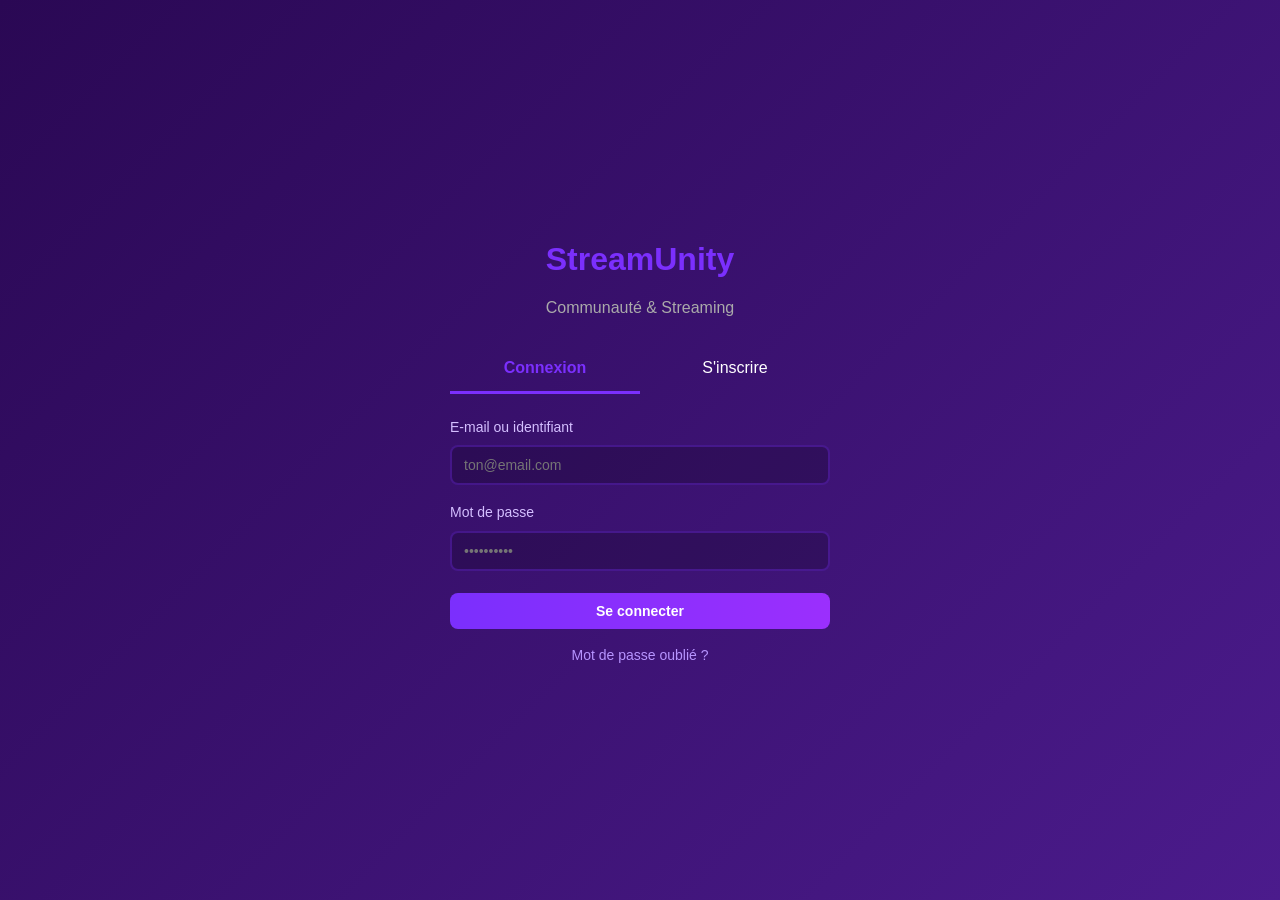
<file: index.html>
<!DOCTYPE html>
<html>
<head>
    <meta charset="UTF-8">
    <title>StreamUnity - Connexion</title>
    <link rel="stylesheet" href="style.css">
    <style>
        body {
            display: flex;
            justify-content: center;
            align-items: center;
        }
        .boite { width: 380px; }
        .onglets { display: flex; margin-bottom: 20px; }
        .onglet {
            flex: 1; padding: 10px; text-align: center;
            cursor: pointer; border-bottom: 3px solid transparent;
        }
        .onglet.actif {
            border-bottom: 3px solid #7b2ffd;
            color: #7b2ffd; font-weight: bold;
        }
        .cache { display: none; }
        .avertissement {
            background: rgba(123,47,253,0.15);
            padding: 12px; border-radius: 8px;
            margin: 15px 0; font-size: 14px;
        }
    </style>
</head>
<body>

<div class="boite">
    <h1 style="text-align:center; color:#7b2ffd; margin-bottom:10px;">StreamUnity</h1>
    <p style="text-align:center; color:#aaa; margin-bottom:25px;">Communauté & Streaming</p>

    <div class="onglets">
        <div class="onglet actif" onclick="voirConnexion()">Connexion</div>
        <div class="onglet" onclick="voirInscription()">S'inscrire</div>
    </div>

    <div id="form-connexion">
        <label>E-mail ou identifiant</label>
        <input type="text" id="email" placeholder="ton@email.com">

        <label>Mot de passe</label>
        <input type="password" id="mdp" placeholder="••••••••••">

        <button class="bouton" style="width:100%; margin-top:8px;" onclick="seConnecter()">Se connecter</button>
        <p style="text-align:center; margin-top:15px; font-size:14px; color:#aaa;">
            <a href="#">Mot de passe oublié ?</a>
        </p>
    </div>

    <div id="form-inscription" class="cache">
        <label>Choisis un identifiant</label>
        <input type="text" id="pseudo" placeholder="Ton pseudo">

        <label>E-mail</label>
        <input type="email" id="email-insc" placeholder="ton@email.com">

        <label>Mot de passe (10 caractères minimum)</label>
        <input type="password" id="mdp-insc" placeholder="Au moins 1 majuscule + 1 chiffre">

        <label>Âge</label>
        <select id="age">
            <option value="">Choisis ton âge</option>
            <option value="-13">Moins de 13 ans — interdit</option>
            <option value="13-15">13 à 15 ans (accord parental)</option>
            <option value="15-17">15 à 17 ans (limité)</option>
            <option value="18+">18 ans et plus</option>
        </select>

        <div class="avertissement">
            ⚠️ Moins de 13 ans : inscription interdite.<br>
            13-15 ans : accord parental obligatoire.<br>
            15-17 ans : compte limité, pas de revenus sans accord.<br>
            🔒 Tes données ne seront JAMAIS revendues.
        </div>

        <label style="display:flex; gap:8px; align-items:center;">
            <input type="checkbox" id="accepte" style="width:auto;">
            J'accepte les règles et la confidentialité
        </label>

        <button class="bouton bouton-vert" style="width:100%; margin-top:12px;" onclick="creerCompte()">Créer mon compte</button>
    </div>
</div>

<script>
function voirConnexion(){
    document.getElementById('form-connexion').classList.remove('cache');
    document.getElementById('form-inscription').classList.add('cache');
    document.querySelectorAll('.onglet')[0].classList.add('actif');
    document.querySelectorAll('.onglet')[1].classList.remove('actif');
}
function voirInscription(){
    document.getElementById('form-connexion').classList.add('cache');
    document.getElementById('form-inscription').classList.remove('cache');
    document.querySelectorAll('.onglet')[0].classList.remove('actif');
    document.querySelectorAll('.onglet')[1].classListList.add('actif');
}

function verifierMotDePasse(mdp, pseudo){
    if(mdp.length < 10) return "Minimum 10 caractères";
    if(!/[A-Z]/.test(mdp)) return "Au moins une majuscule";
    if(!/[a-z]/.test(mdp)) return "Au moins une minuscule";
    if(!/[0-9]/.test(mdp)) return "Au moins un chiffre";
    if(pseudo && mdp.toLowerCase().includes(pseudo.toLowerCase().replace(/\s/g,''))) return "Ne prends pas ton pseudo en mot de passe";
    return "OK";
}

function creerCompte(){
    let pseudo = document.getElementById('pseudo').value.trim();
    let mdp = document.getElementById('mdp-insc').value;
    let age = document.getElementById('age').value;
    let accepte = document.getElementById('accepte').checked;

    let verif = verifierMotDePasse(mdp, pseudo);
    if(verif !== "OK") { alert("Mot de passe invalide : " + verif); return; }
    if(!pseudo) { alert("Indique un pseudo"); return; }
    if(!age) { alert("Indique ton âge"); return; }
    if(age === "-13") { alert("L'inscription est interdite aux moins de 13 ans."); return; }
    if(!accepte) { alert("Tu dois accepter les règles."); return; }

    localStorage.setItem('pseudo', pseudo);
    localStorage.setItem('age', age);
    alert("Compte créé ! Bienvenue sur StreamUnity 🎉");
    window.location.href = "accueil.html";
}

function seConnecter(){
    let pseudo = localStorage.getItem('pseudo');
    if(pseudo) {
        alert("Bon retour parmi nous, " + pseudo + " !");
        window.location.href = "accueil.html";
    } else {
        alert("Aucun compte trouvé. Crée-en un d'abord !");
        voirInscription();
    }
}
</script>

</body>
</html>
</file>
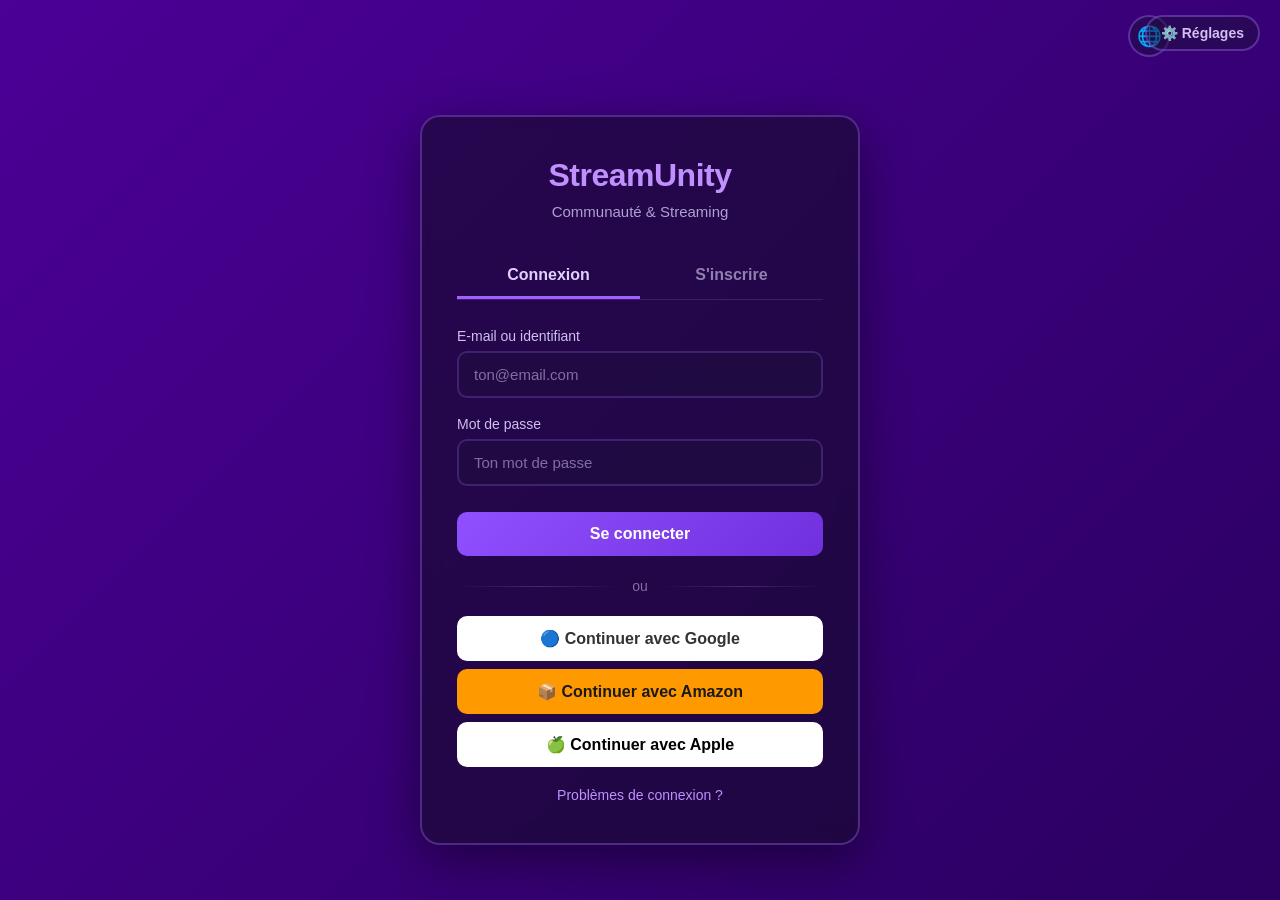
<file: connexion.html>
<!DOCTYPE html>
<html lang="fr">
<head>
    <meta charset="UTF-8">
    <meta name="viewport" content="width=device-width, initial-scale=1.0">
    <title>Connexion — StreamUnity</title>
    <style>
        /* === POLICES ET COULEURS GLOBALES === */
        * {
            margin: 0;
            padding: 0;
            box-sizing: border-box;
            font-family: 'Segoe UI', 'Roboto', 'Helvetica Neue', sans-serif;
        }

        body {
            background: linear-gradient(135deg, #4b0096, #2a0060);
            color: #ffffff;
            min-height: 100vh;
            display: flex;
            align-items: center;
            justify-content: center;
            padding: 20px;
            padding-top: 80px;
            transition: background 0.4s ease, color 0.4s ease;
        }

        /* === 🎨 TROIS THÈMES === */
        body.clair {
            background: linear-gradient(135deg, #f0efff, #dcd6ff);
            color: #2b1055;
        }
        body.sombre {
            background: linear-gradient(135deg, #18181b, #0f0f1a);
            color: #e0d6ff;
        }
        body.violet {
            background: linear-gradient(135deg, #4b0096, #2a0060);
            color: #ffffff;
        }

        /* === 🌐 BOUTON LANGUE — EN HAUT À DROITE === */
        .bouton-langue {
            position: fixed;
            top: 15px;
            right: 110px;
            z-index: 999;
        }
        .btn-terre {
            width: 42px;
            height: 42px;
            border-radius: 50%;
            border: 2px solid rgba(160, 110, 255, 0.4);
            background: rgba(30, 15, 60, 0.5);
            color: #fff;
            font-size: 20px;
            cursor: pointer;
            display: flex;
            align-items: center;
            justify-content: center;
            transition: all 0.25s ease;
        }
        .btn-terre:hover {
            border-color: #b070ff;
            background: rgba(145, 71, 255, 0.2);
            transform: scale(1.08);
        }

        /* === LISTE DES LANGUES === */
        .liste-langue {
            position: absolute;
            top: 50px;
            right: 0;
            width: 280px;
            max-height: 70vh;
            overflow-y: auto;
            background: rgba(30, 15, 60, 0.95);
            border: 2px solid rgba(160, 110, 255, 0.35);
            border-radius: 14px;
            padding: 12px;
            box-shadow: 0 10px 40px rgba(0,0,0,0.4);
            display: none;
            backdrop-filter: blur(10px);
        }
        .liste-langue.ouvert {
            display: block;
        }
        .liste-langue button {
            width: 100%;
            padding: 10px 12px;
            text-align: left;
            border: none;
            background: transparent;
            color: #d0c0f0;
            font-size: 14px;
            border-radius: 8px;
            cursor: pointer;
            transition: all 0.15s ease;
            margin-bottom: 2px;
        }
        .liste-langue button:hover {
            background: rgba(145, 71, 255, 0.2);
        }
        .liste-langue button.actif {
            background: #9050ff;
            color: white;
        }

        /* === ⚙️ BOUTON RÉGLAGES === */
        .bouton-reglages {
            position: fixed;
            top: 15px;
            right: 20px;
            z-index: 999;
        }
        .btn-reglages {
            padding: 8px 14px;
            border: 2px solid rgba(160, 110, 255, 0.4);
            background: rgba(30, 15, 60, 0.5);
            color: #d0c0f0;
            border-radius: 20px;
            cursor: pointer;
            font-size: 14px;
            font-weight: 600;
            transition: all 0.25s ease;
        }
        .btn-reglages:hover {
            border-color: #b070ff;
            background: rgba(145, 71, 255, 0.2);
        }

        /* === PANNEAU RÉGLAGES === */
        .panneau-reglages {
            position: absolute;
            top: 45px;
            right: 0;
            width: 300px;
            background: rgba(30, 15, 60, 0.95);
            border: 2px solid rgba(160, 110, 255, 0.35);
            border-radius: 14px;
            padding: 18px;
            box-shadow: 0 10px 40px rgba(0,0,0,0.4);
            display: none;
            backdrop-filter: blur(10px);
        }
        .panneau-reglages.ouvert {
            display: block;
        }
        .panneau-reglages h4 {
            color: #c090ff;
            font-size: 15px;
            margin-bottom: 12px;
            padding-bottom: 6px;
            border-bottom: 1px solid rgba(120, 80, 200, 0.3);
        }
        .ligne-param {
            margin-bottom: 14px;
        }
        .ligne-param label {
            display: block;
            color: #d0c0f0;
            font-size: 13px;
            margin-bottom: 6px;
        }
        select {
            width: 100%;
            padding: 9px 12px;
            border-radius: 8px;
            border: 2px solid rgba(110, 70, 180, 0.4);
            background: rgba(50, 25, 90, 0.5);
            color: #e0d8ff;
            font-size: 14px;
            cursor: pointer;
            outline: none;
        }
        select:focus {
            border-color: #b070ff;
        }
        .choix-theme {
            display: flex;
            gap: 6px;
            flex-wrap: wrap;
        }
        .btn-theme {
            padding: 6px 12px;
            border: 2px solid rgba(160, 110, 255, 0.4);
            background: rgba(50, 25, 90, 0.5);
            color: #d0c0f0;
            border-radius: 16px;
            cursor: pointer;
            font-size: 12px;
            font-weight: 600;
            transition: all 0.25s ease;
        }
        .btn-theme:hover {
            border-color: #b070ff;
        }
        .btn-theme.actif {
            background: #9050ff;
            border-color: #a060ff;
            color: white;
            box-shadow: 0 0 8px rgba(145, 71, 255, 0.35);
        }

        /* === CADRE PRINCIPAL === */
        .cadre {
            width: 100%;
            max-width: 440px;
            background: rgba(20, 10, 40, 0.6);
            border-radius: 20px;
            padding: 40px 35px;
            border: 2px solid rgba(160, 110, 255, 0.35);
            box-shadow: 0 15px 50px rgba(0, 0, 0, 0.45);
            backdrop-filter: blur(10px);
        }

        /* === TITRES === */
        h1 {
            text-align: center;
            font-size: 32px;
            color: #c090ff;
            margin-bottom: 6px;
            font-weight: 800;
            letter-spacing: -0.5px;
        }
        .sous-titre {
            text-align: center;
            color: #b0a0d0;
            font-size: 15px;
            margin-bottom: 30px;
            font-weight: 400;
        }

        /* === ONGLETS === */
        .onglets {
            display: flex;
            margin-bottom: 28px;
            border-bottom: 1px solid rgba(120, 80, 200, 0.3);
        }
        .onglet {
            flex: 1;
            padding: 12px;
            text-align: center;
            cursor: pointer;
            color: #9080b0;
            font-size: 16px;
            font-weight: 600;
            transition: all 0.25s ease;
        }
        .onglet:hover {
            color: #d0b0ff;
            background: rgba(145, 71, 255, 0.08);
        }
        .onglet.actif {
            color: #e0d0ff;
            border-bottom: 3px solid #a060ff;
        }

        /* === FORMULAIRE === */
        .groupe {margin-bottom: 18px;}
        label {
            display: block;
            margin-bottom: 7px;
            color: #d0c0f0;
            font-size: 14px;
            font-weight: 500;
        }
        input {
            width: 100%;
            padding: 13px 15px;
            border-radius: 10px;
            border: 2px solid rgba(110, 70, 180, 0.4);
            background: rgba(30, 15, 60, 0.5);
            color: #e0d8ff;
            font-size: 15px;
            outline: none;
            transition: all 0.25s ease;
        }
        input::placeholder { color: #8070a0; }
        input:focus {
            border-color: #b070ff;
            box-shadow: 0 0 0 3px rgba(160, 100, 255, 0.2);
        }

        /* === BOUTONS === */
        .btn {
            width: 100%;
            padding: 13px;
            border: none;
            border-radius: 10px;
            font-size: 16px;
            font-weight: 700;
            cursor: pointer;
            transition: all 0.25s ease;
            margin-top: 8px;
        }
        .btn-principal {
            background: linear-gradient(135deg, #9050ff, #7030dd);
            color: #ffffff;
        }
        .btn-principal:hover {
            background: linear-gradient(135deg, #a060ff, #8040ee);
            transform: translateY(-2px);
            box-shadow: 0 6px 20px rgba(145, 71, 255, 0.35);
        }
        .btn-google {
            background: #ffffff;
            color: #333333;
            display: flex;
            align-items: center;
            justify-content: center;
            gap: 10px;
            font-weight: 600;
        }
        .btn-google:hover {background: #f5f5ff;}
        .btn-amazon {
            background: #ff9900;
            color: #1a1a1a;
            font-weight: 700;
        }
        .btn-amazon:hover {background: #ffad33;}
        .btn-apple {
            background: #ffffff;
            color: #000000;
            font-weight: 600;
        }
        .btn-apple:hover {background: #f0f0f0;}

        /* === SÉPARATEUR & LIENS === */
        .separateur {
            display: flex; align-items: center; gap: 12px; margin: 22px 0;
            color: #8070a0; font-size: 14px;
        }
        .separateur::before, .separateur::after {
            content: ''; flex: 1; height: 1px;
            background: linear-gradient(90deg, transparent, rgba(120, 90, 180, 0.4), transparent);
        }
        .lien {
            text-align: center; margin-top: 20px; font-size: 14px;
        }
        .lien a {
            color: #c090ff; text-decoration: none; font-weight: 500;
        }
        .lien a:hover {
            color: #e0c0ff; text-decoration: underline;
        }

        h3 { color: #d0b0ff; font-size: 20px; margin-bottom: 12px; }
        p { color: #b0a0d0; font-size: 14px; line-height: 1.6; margin-bottom: 18px; }

        /* === MESSAGES === */
        .message {
            margin-top: 18px; padding: 12px; border-radius: 10px; text-align: center;
            display: none; font-size: 14px; font-weight: 500;
        }
        .succes {
            background: rgba(0, 220, 100, 0.12);
            color: #80ffb0;
            display: block !important;
        }
        .erreur {
            background: rgba(255, 70, 70, 0.12);
            color: #ff9090;
            display: block !important;
        }
        .cache {display: none !important;}
    </style>
</head>
<body class="violet">

    <!-- 🌐 BOUTON LANGUE (LA TERRE) -->
    <div class="bouton-langue">
        <button class="btn-terre" onclick="basculerListeLangue()">🌐</button>
        <div class="liste-langue" id="liste-langue">
            <button onclick="choisirLangue('fr')" data-langue="fr">🇫🇷 Français</button>
            <button onclick="choisirLangue('en')" data-langue="en">🇬🇧 Anglais</button>
            <button onclick="choisirLangue('es')" data-langue="es">🇪🇸 Espagnol</button>
            <button onclick="choisirLangue('de')" data-langue="de">🇩🇪 Allemand</button>
            <button onclick="choisirLangue('it')" data-langue="it">🇮🇹 Italien</button>
            <button onclick="choisirLangue('pt')" data-langue="pt">🇵🇹 Portugais</button>
            <button onclick="choisirLangue('pt-br')" data-langue="pt-br">🇧🇷 Portugais (Brésil)</button>
            <button onclick="choisirLangue('nl')" data-langue="nl">🇳🇱 Néerlandais</button>
            <button onclick="choisirLangue('nl-be')" data-langue="nl-be">🇧🇪 Néerlandais (Belgique)</button>
            <button onclick="choisirLangue('ru')" data-langue="ru">🇷🇺 Russe</button>
            <button onclick="choisirLangue('ja')" data-langue="ja">🇯🇵 Japonais</button>
            <button onclick="choisirLangue('zh')" data-langue="zh">🇨🇳 Chinois (simplifié)</button>
            <button onclick="choisirLangue('zh-hk')" data-langue="zh-hk">🇭🇰 Chinois (traditionnel)</button>
            <button onclick="choisirLangue('ko')" data-langue="ko">🇰🇷 Coréen</button>
            <button onclick="choisirLangue('ar')" data-langue="ar">🇸🇦 Arabe</button>
            <button onclick="choisirLangue('tr')" data-langue="tr">🇹🇷 Turc</button>
            <button onclick="choisirLangue('pl')" data-langue="pl">🇵🇱 Polonais</button>
            <button onclick="choisirLangue('sv')" data-langue="sv">🇸🇪 Suédois</button>
            <button onclick="choisirLangue('da')" data-langue="da">🇩🇰 Danois</button>
            <button onclick="choisirLangue('no')" data-langue="no">🇳🇴 Norvégien</button>
            <button onclick="choisirLangue('fi')" data-langue="fi">🇫🇮 Finnois</button>
            <button onclick="choisirLangue('hu')" data-langue="hu">🇭🇺 Hongrois</button>
            <button onclick="choisirLangue('cs')" data-langue="cs">🇨🇿 Tchèque</button>
            <button onclick="choisirLangue('sk')" data-langue="sk">🇸🇰 Slovaque</button>
            <button onclick="choisirLangue('ro')" data-langue="ro">🇷🇴 Roumain</button>
            <button onclick="choisirLangue('bg')" data-langue="bg">🇧🇬 Bulgare</button>
            <button onclick="choisirLangue('uk')" data-langue="uk">🇺🇦 Ukrainien</button>
            <button onclick="choisirLangue('el')" data-langue="el">🇬🇷 Grec</button>
            <button onclick="choisirLangue('hi')" data-langue="hi">🇭🇮 Hindi</button>
            <button onclick="choisirLangue('bn')" data-langue="bn">🇧🇩 Bengali</button>
            <button onclick="choisirLangue('vi')" data-langue="vi">🇻🇳 Vietnamien</button>
            <button onclick="choisirLangue('th')" data-langue="th">🇹🇭 Thaï</button>
            <button onclick="choisirLangue('id')" data-langue="id">🇮🇩 Indonésien</button>
            <button onclick="choisirLangue('ms')" data-langue="ms">🇲🇾 Malais</button>
            <button onclick="choisirLangue('tl')" data-langue="tl">🇵🇭 Tagalog (Philippines)</button>
            <button onclick="choisirLangue('fa')" data-langue="fa">🇮🇷 Persan</button>
            <button onclick="choisirLangue('uz')" data-langue="uz">🇺🇿 Ouzbek</button>
            <button onclick="choisirLangue('kk')" data-langue="kk">🇰🇿 Kazakh</button>
            <button onclick="choisirLangue('he')" data-langue="he">🇮🇱 Hébreu</button>
            <button onclick="choisirLangue('ta')" data-langue="ta">🇱🇰 Tamoul</button>
            <button onclick="choisirLangue('sw')" data-langue="sw">🇸🇿 Swahili</button>
            <button onclick="choisirLangue('sr')" data-langue="sr">🇷🇸 Serbe</button>
            <button onclick="choisirLangue('hr')" data-langue="hr">🇭🇷 Croate</button>
            <button onclick="choisirLangue('sl')" data-langue="sl">🇸🇮 Slovène</button>
            <button onclick="choisirLangue('lt')" data-langue="lt">🇱🇹 Lituanien</button>
        </div>
    </div>

    <!-- ⚙️ BOUTON RÉGLAGES -->
    <div class="bouton-reglages">
        <button class="btn-reglages" onclick="basculerReglages()">⚙️ Réglages</button>
        <div class="panneau-reglages" id="panneau-reglages">
            <h4>📝 Sous-titres</h4>
            <div class="ligne-param">
                <select id="choix-sous-titres" onchange="sauvegarderReglages()">
                    <option value="toujours">✅ Toujours affichés</option>
                    <option value="etrangers">🌐 Seulement en langue étrangère</option>
                    <option value="desactive">❌ Désactivés</option>
                </select>
            </div>
            <h4>🎨 Thème</h4>
            <div class="ligne-param">
                <div class="choix-theme">
                    <button class="btn-theme" data-theme="sombre" onclick="choisirTheme('sombre', this)">🌙 Sombre</button>
                    <button class="btn-theme" data-theme="clair" onclick="choisirTheme('clair', this)">☀️ Clair</button>
                    <button class="btn-theme" data-theme="violet" onclick="choisirTheme('violet', this)">💜 Violet</button>
                </div>
            </div>
        </div>
    </div>

    <!-- === CADRE CONNEXION === -->
    <div class="cadre">
        <h1>StreamUnity</h1>
        <p class="sous-titre">Communauté & Streaming</p>

        <div class="onglets">
            <div class="onglet actif" onclick="changerOnglet('connexion')">Connexion</div>
            <div class="onglet" onclick="changerOnglet('inscription')">S'inscrire</div>
        </div>

        <div id="form-connexion">
            <div class="groupe">
                <label>E-mail ou identifiant</label>
                <input type="text" id="login-identifiant" placeholder="ton@email.com">
            </div>
            <div class="groupe">
                <label>Mot de passe</label>
                <input type="password" id="login-mdp" placeholder="Ton mot de passe">
            </div>

            <button class="btn btn-principal" onclick="seConnecter()">Se connecter</button>

            <div class="separateur">ou</div>

            <button class="btn btn-google" onclick="alert('🔵 Connexion avec Google en cours...')">🔵 Continuer avec Google</button>
            <button class="btn btn-amazon" onclick="alert('📦 Connexion avec Amazon en cours...')">📦 Continuer avec Amazon</button>
            <button class="btn btn-apple" onclick="alert('🍏 Connexion avec Apple en cours...')">🍏 Continuer avec Apple</button>

            <div class="lien">
                <a href="#" onclick="afficherMdpOublie(); return false;">Problèmes de connexion ?</a>
            </div>
        </div>

        <div id="form-mdp-oublie" class="cache">
            <h3>Mot de passe oublié ?</h3>
            <p>Réinitialise ton mot de passe en choisissant une méthode :</p>
            <div class="groupe">
                <label>📧 Par e-mail</label>
                <input type="email" id="recup-email" placeholder="ton@email.com">
                <button class="btn btn-principal" onclick="envoyerEmail()">Envoyer le lien</button>
            </div>
            <div class="separateur">ou</div>
            <div class="groupe">
                <label>📱 Par numéro de téléphone</label>
                <input type="tel" id="recup-tel" placeholder="+33 6 00 00 00 00">
                <button class="btn btn-principal" onclick="envoyerSMS()">Envoyer le code par SMS</button>
            </div>
            <div class="lien">
                <a href="#" onclick="retourConnexion(); return false;">← Retour à la connexion</a>
            </div>
        </div>

        <div id="message" class="message"></div>
    </div>

<script>
// === 🌐 OUVRIR/FERMER LA LISTE DES LANGUES ===
function basculerListeLangue() {
    document.getElementById('liste-langue').classList.toggle('ouvert');
}

// === 🌐 CHOISIR LA LANGUE (PAGE DE CONNEXION SEULEMENT) ===
function choisirLangue(code, element) {
    localStorage.setItem('langueConnexion', code);
    document.querySelectorAll('.liste-langue button').forEach(b => b.classList.remove('actif'));
    event.currentTarget.classList.add('actif');
    basculerListeLangue();
    afficherMessage('✅ Langue changée pour cette page !', 'succes');
}

// === ⚙️ OUVRIR/FERMER RÉGLAGES ===
function basculerReglages() {
    document.getElementById('panneau-reglages').classList.toggle('ouvert');
}

// === 🎨 CHOISIR LE THÈME ===
function choisirTheme(nomTheme, element) {
    localStorage.setItem('themeChoisi', nomTheme);
    document.querySelectorAll('.btn-theme').forEach(t => t.classList.remove('actif'));
    element.classList.add('actif');
    appliquerTheme(nomTheme);
}
function appliquerTheme(nom) {
    document.body.className = nom;
}

// === 📝 SAUVEGARDER RÉGLAGES ===
function sauvegarderReglages() {
    const sousTitres = document.getElementById('choix-sous-titres').value;
    localStorage.setItem('sousTitres', sousTitres);
    afficherMessage('✅ Réglages sauvegardés !', 'succes');
}

// === CHARGER LES CHOIX SAUVEGARDÉS ===
function chargerChoix() {
    // Langue
    if (localStorage.getItem('langueConnexion')) {
        const code = localStorage.getItem('langueConnexion');
        document.querySelectorAll('.liste-langue button').forEach(b => {
            if (b.dataset.langue === code) b.classList.add('actif');
        });
    }
    // Thème
    if (localStorage.getItem('themeChoisi')) {
        const theme = localStorage.getItem('themeChoisi');
        appliquerTheme(theme);
        document.querySelectorAll('.btn-theme').forEach(el => {
            if (el.dataset.theme === theme) el.classList.add('actif');
        });
    }
    // Sous-titres
    if (localStorage.getItem('sousTitres')) {
        document.getElementById('choix-sous-titres').value = localStorage.getItem('sousTitres');
    }
}

// === GESTION CONNEXION ===
function changerOnglet(nom) {
    document.querySelectorAll('.onglet').forEach(o => o.classList.remove('actif'));
    event.currentTarget.classList.add('actif');
    if (nom === 'inscription') afficherMessage('📝 Inscription bientôt disponible !', 'succes');
    else cacherMessage();
}
function afficherMdpOublie() {
    document.getElementById('form-connexion').classList.add('cache');
    document.getElementById('form-mdp-oublie').classList.remove('cache');
}
function retourConnexion() {
    document.getElementById('form-mdp-oublie').classList.add('cache');
    document.getElementById('form-connexion').classList.remove('cache');
}
function seConnecter() {
    const identifiant = document.getElementById('login-identifiant').value;
    const mdp = document.getElementById('login-mdp').value;
    if (!identifiant || !mdp) return afficherMessage('⚠️ Remplis tous les champs !', 'erreur');
    localStorage.setItem('utilisateurConnecte', identifiant);
    afficherMessage('✅ Connexion réussie ! Redirection...', 'succes');
    setTimeout(() => window.location.href = 'accueil.html', 2000);
}
function envoyerEmail() {
    const email = document.getElementById('recup-email').value;
    if (!email) return afficherMessage('⚠️ Saisis ton adresse e-mail !', 'erreur');
    afficherMessage('✅ Lien envoyé par e-mail !', 'succes');
}
function envoyerSMS() {
    const tel = document.getElementById('recup-tel').value;
    if (!tel) return afficherMessage('⚠️ Saisis ton numéro !', 'erreur');
    afficherMessage('✅ Code envoyé par SMS !', 'succes');
}
function afficherMessage(texte, type) {
    const msg = document.getElementById('message');
    msg.textContent = texte;
    msg.className = 'message ' + type;
    setTimeout(cacherMessage, 4000);
}
function cacherMessage() {
    document.getElementById('message').className = 'message';
}

// === AU CHARGEMENT ===
window.onload = function() {
    chargerChoix();
}
</script>

</body>
</html>
</file>
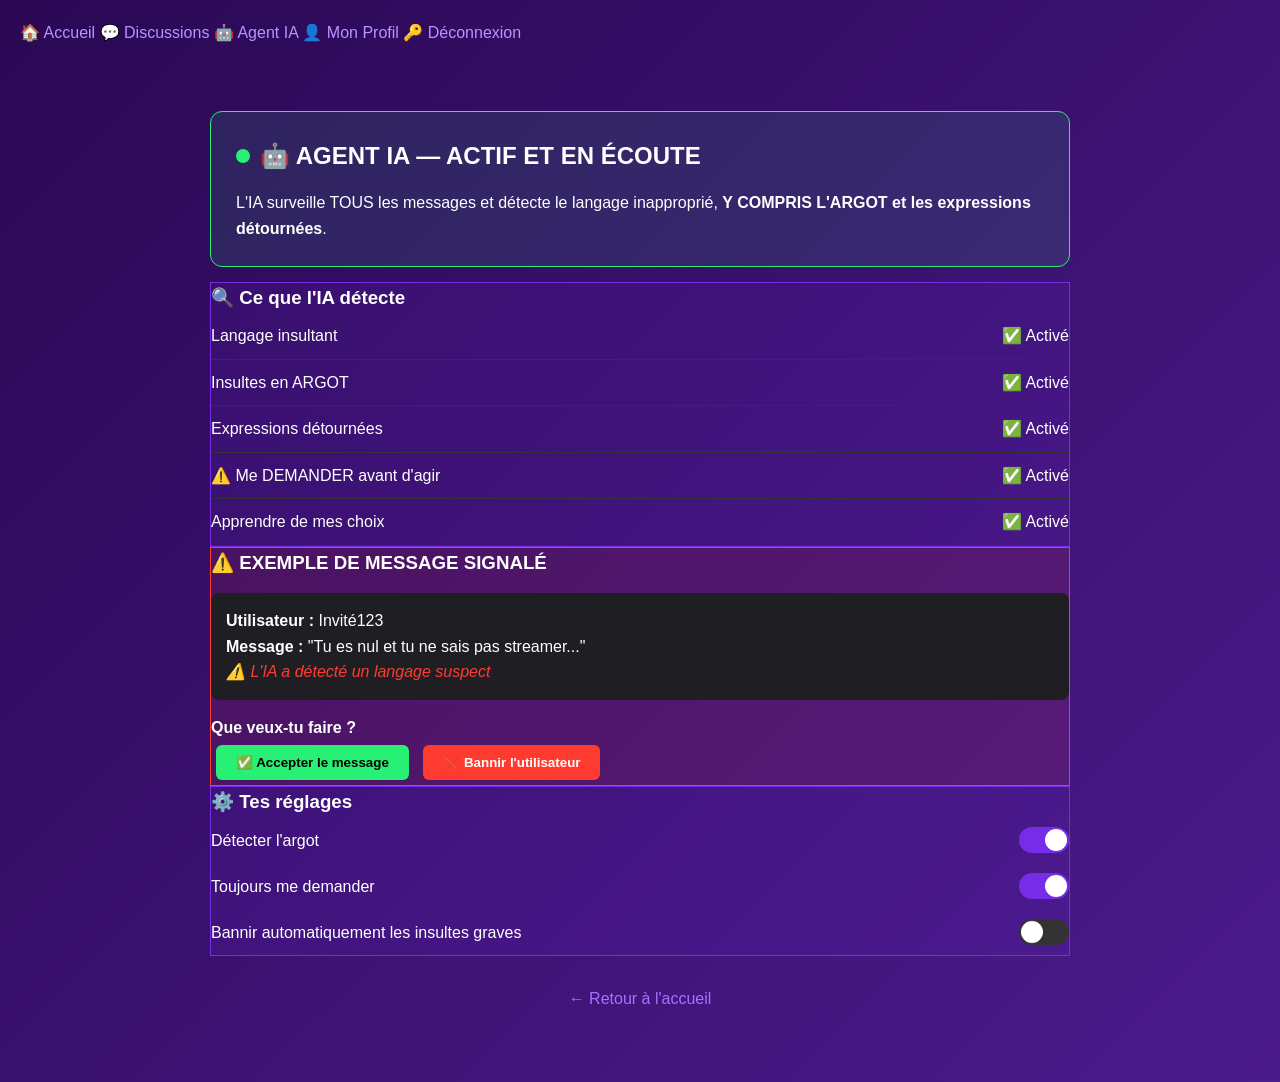
<file: ia-moderation.html>
<!DOCTYPE html>
<html>
<head>
    <meta charset="UTF-8">
    <title>StreamUnity - Agent IA de Modération</title>
    <link rel="stylesheet" href="style.css">
    <style>
        .conteneur {max-width: 900px; margin: 30px auto; padding: 20px;}
        .carte {background: rgba(40,240,116,0.1); padding:25px; border-radius:12px; border:1px solid #28f074; margin:15px 0;}
        .carte-danger {background: rgba(255,59,48,0.1); border:1px solid #ff3b30;}
        .carte-violette {background: rgba(119,44,232,0.1); border:1px solid #772ce8;}
        .statut {display:flex; align-items:center; gap:10px; margin-bottom:15px;}
        .rond-vert {width:14px; height:14px; border-radius:50%; background:#28f074; animation:clignote 1s infinite;}
        @keyframes clignote {0%{opacity:1;}50%{opacity:0.3;}100%{opacity:1;}}
        .message-signale {background:#1f1f23; padding:15px; border-radius:8px; margin:15px 0;}
        .bouton-accepter {background:#28f074; color:#000; border:none; padding:10px 20px; border-radius:6px; font-weight:bold; cursor:pointer; margin:5px;}
        .bouton-bannir {background:#ff3b30; color:white; border:none; padding:10px 20px; border-radius:6px; font-weight:bold; cursor:pointer; margin:5px;}
        .ligne {display:flex; justify-content:space-between; padding:10px 0; border-bottom:1px solid #333;}
        .interrupteur {width:50px; height:26px; background:#333; border-radius:13px; position:relative; cursor:pointer;}
        .interrupteur.actif {background:#772ce8;}
        .rond {position:absolute; width:22px; height:22px; background:white; border-radius:50%; top:2px; left:2px; transition:0.3s;}
        .interrupteur.actif .rond {left:26px;}
    </style>
</head>
<body>
    <nav class="nav-bar">
        <a href="accueil.html">🏠 Accueil</a>
        <a href="salon.html">💬 Discussions</a>
        <a href="ia-moderation.html" class="actif">🤖 Agent IA</a>
        <a href="profil.html">👤 Mon Profil</a>
        <a href="#" onclick="deconnexion()" style="margin-left:auto;">🔑 Déconnexion</a>
    </nav>

    <div class="conteneur">
        <div class="carte">
            <div class="statut">
                <div class="rond-vert"></div>
                <h2>🤖 AGENT IA — ACTIF ET EN ÉCOUTE</h2>
            </div>
            <p>L'IA surveille TOUS les messages et détecte le langage inapproprié, <strong>Y COMPRIS L'ARGOT et les expressions détournées</strong>.</p>
        </div>

        <div class="carte-violette">
            <h3>🔍 Ce que l'IA détecte</h3>
            <div class="ligne"><span>Langage insultant</span><span>✅ Activé</span></div>
            <div class="ligne"><span>Insultes en ARGOT</span><span>✅ Activé</span></div>
            <div class="ligne"><span>Expressions détournées</span><span>✅ Activé</span></div>
            <div class="ligne"><span>⚠️ Me DEMANDER avant d'agir</span><span>✅ Activé</span></div>
            <div class="ligne"><span>Apprendre de mes choix</span><span>✅ Activé</span></div>
        </div>

        <div class="carte-danger">
            <h3>⚠️ EXEMPLE DE MESSAGE SIGNALÉ</h3>
            <div class="message-signale">
                <strong>Utilisateur :</strong> Invité123<br>
                <strong>Message :</strong> "Tu es nul et tu ne sais pas streamer..."<br>
                <em style="color:#ff3b30;">⚠️ L'IA a détecté un langage suspect</em>
            </div>
            <p><strong>Que veux-tu faire ?</strong></p>
            <button class="bouton-accepter" onclick="choix('accepter')">✅ Accepter le message</button>
            <button class="bouton-bannir" onclick="choix('bannir')">❌ Bannir l'utilisateur</button>
        </div>

        <div class="carte-violette">
            <h3>⚙️ Tes réglages</h3>
            <div style="display:flex; justify-content:space-between; align-items:center; padding:10px 0;">
                <span>Détecter l'argot</span>
                <div class="interrupteur actif" onclick="this.classList.toggle('actif')"><div class="rond"></div></div>
            </div>
            <div style="display:flex; justify-content:space-between; align-items:center; padding:10px 0;">
                <span>Toujours me demander</span>
                <div class="interrupteur actif" onclick="this.classList.toggle('actif')"><div class="rond"></div></div>
            </div>
            <div style="display:flex; justify-content:space-between; align-items:center; padding:10px 0;">
                <span>Bannir automatiquement les insultes graves</span>
                <div class="interrupteur" onclick="this.classList.toggle('actif')"><div class="rond"></div></div>
            </div>
        </div>

        <p style="text-align:center; margin-top:30px;"><a href="accueil.html" style="color:#a970ff;">← Retour à l'accueil</a></p>
    </div>

<script>
function choix(action) {
    if(action === 'accepter') alert("✅ Message accepté !\nL'IA a appris : ce message est autorisé.");
    else alert("❌ Utilisateur banni !\nL'IA a appris : ce message est interdit.");
}
function deconnexion() {
    localStorage.removeItem('pseudo');
    localStorage.removeItem('age');
    window.location.href = "connexion.html";
}
</script>
</body>
</html>
</file>
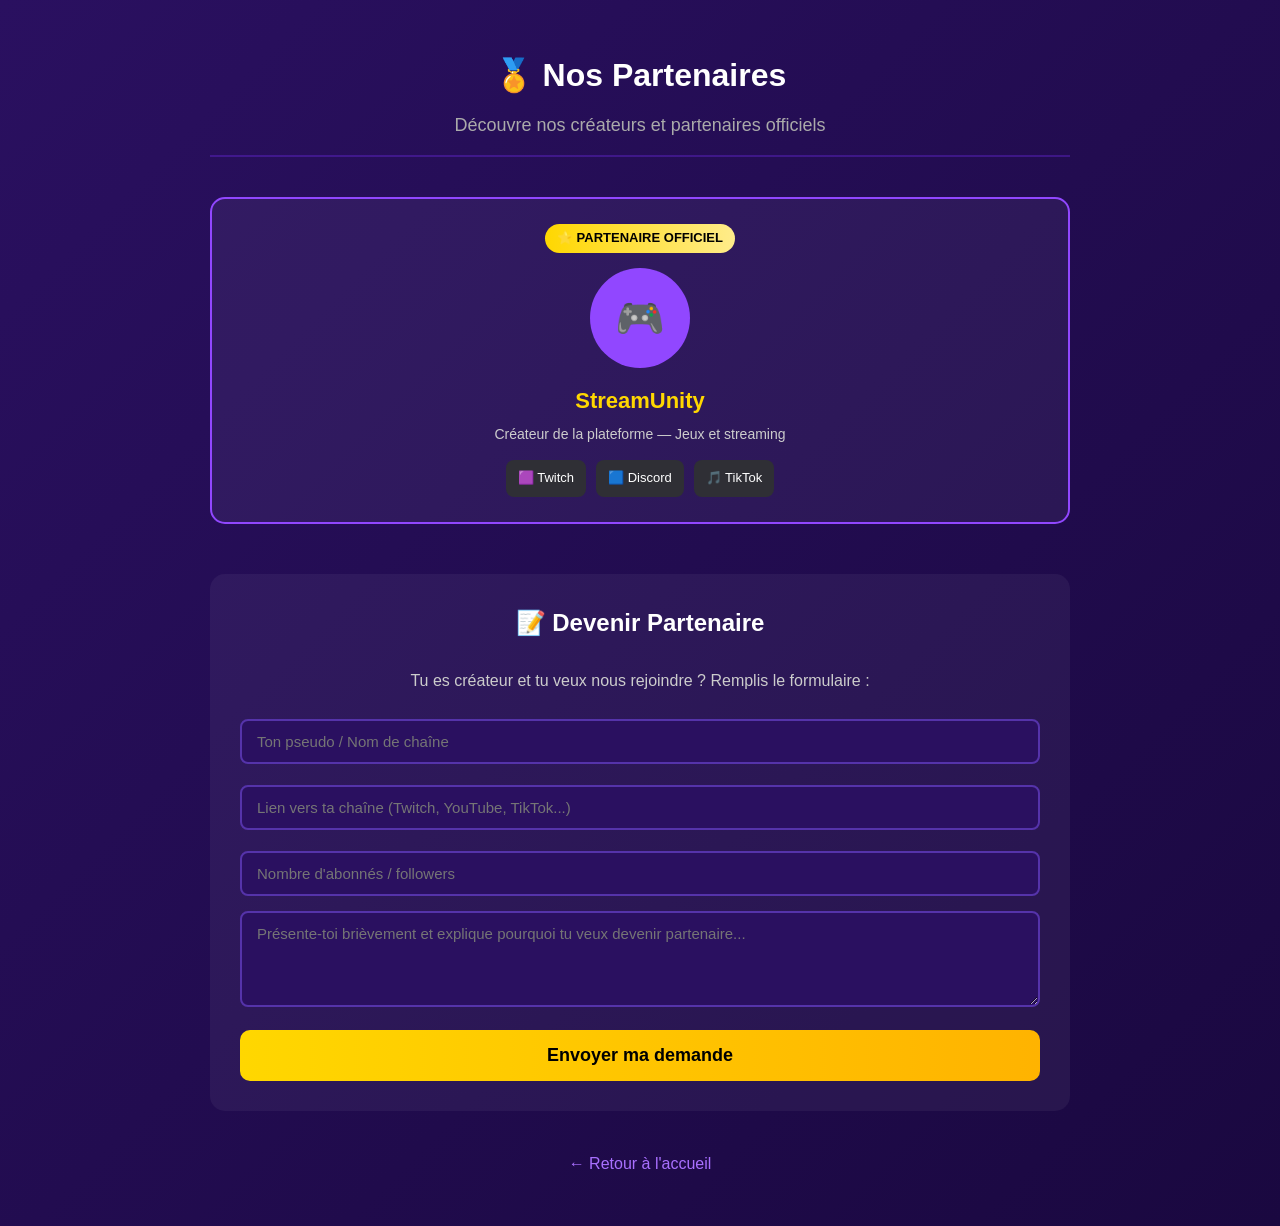
<file: partenaire.html>
<!DOCTYPE html>
<html>
<head>
    <meta charset="UTF-8">
    <title>StreamUnity - Partenaires</title>
    <link rel="stylesheet" href="style.css">
    <style>
        * {outline: none; box-sizing: border-box;}
        body {background: linear-gradient(135deg, #2a1060, #1a0840); color: white; font-family: sans-serif; margin: 0; padding: 0; min-height: 100vh;}
        .conteneur {max-width: 900px; margin: 30px auto; padding: 20px;}
        .entete {text-align: center; margin-bottom: 40px;}
        .entete h2 {font-size: 32px; margin-bottom: 10px;}
        .entete p {color: #aaa; font-size: 18px;}
        .grille-partenaires {display: grid; grid-template-columns: repeat(auto-fit, minmax(250px, 1fr)); gap: 25px; margin: 30px 0;}
        .carte-partenaire {background: rgba(255,255,255,0.05); border: 2px solid #9147ff; border-radius: 15px; padding: 25px; text-align: center; transition: all 0.3s;}
        .carte-partenaire:hover {transform: translateY(-5px); box-shadow: 0 0 20px rgba(145,71,255,0.4);}
        .badge-partenaire {display: inline-block; background: linear-gradient(90deg, #ffd700, #ffec8b); color: #000; font-weight: bold; padding: 4px 12px; border-radius: 20px; font-size: 13px; margin-bottom: 15px;}
        .avatar {width: 100px; height: 100px; border-radius: 50%; background: #9147ff; margin: 0 auto 15px; display: flex; align-items: center; justify-content: center; font-size: 40px;}
        .nom {font-size: 22px; font-weight: bold; margin-bottom: 5px; color: #ffd700;}
        .description {color: #ccc; font-size: 14px; margin-bottom: 15px;}
        .reseaux {display: flex; justify-content: center; gap: 10px; flex-wrap: wrap;}
        .btn-reseau {padding: 8px 12px; background: #2f2f35; color: white; border-radius: 8px; text-decoration: none; font-size: 13px; transition: all 0.2s;}
        .btn-reseau:hover {background: #9147ff;}
        .formulaire {background: rgba(255,255,255,0.05); border-radius: 15px; padding: 30px; margin-top: 50px;}
        .formulaire h3 {text-align: center; margin-bottom: 25px; font-size: 24px;}
        .champ {width: 100%; padding: 12px 15px; background: #2a1060; border: 2px solid #5533aa; border-radius: 8px; color: white; margin-bottom: 15px; font-size: 15px;}
        .bouton-envoyer {width: 100%; padding: 15px; background: linear-gradient(90deg, #ffd700, #ffb300); color: #000; border: none; border-radius: 10px; font-size: 18px; font-weight: bold; cursor: pointer; transition: all 0.2s;}
        .bouton-envoyer:hover {transform: scale(1.02);}
        .lien-retour {text-align: center; margin-top: 40px;}
        .lien-retour a {color: #a970ff; text-decoration: none;}
    </style>
</head>
<body>
    <div class="conteneur">
        <div class="entete">
            <h2>🏅 Nos Partenaires</h2>
            <p>Découvre nos créateurs et partenaires officiels</p>
        </div>

        <div class="grille-partenaires">
            <!-- Exemple Partenaire 1 -->
            <div class="carte-partenaire">
                <span class="badge-partenaire">⭐ PARTENAIRE OFFICIEL</span>
                <div class="avatar">🎮</div>
                <div class="nom">StreamUnity</div>
                <div class="description">Créateur de la plateforme — Jeux et streaming</div>
                <div class="reseaux">
                    <a href="#" class="btn-reseau">🟪 Twitch</a>
                    <a href="#" class="btn-reseau">🟦 Discord</a>
                    <a href="#" class="btn-reseau">🎵 TikTok</a>
                </div>
            </div>
        </div>

        <!-- FORMULAIRE DEVENIR PARTENAIRE -->
        <div class="formulaire">
            <h3>📝 Devenir Partenaire</h3>
            <p style="text-align:center; color:#ccc; margin-bottom:20px;">Tu es créateur et tu veux nous rejoindre ? Remplis le formulaire :</p>
            <input type="text" class="champ" placeholder="Ton pseudo / Nom de chaîne">
            <input type="url" class="champ" placeholder="Lien vers ta chaîne (Twitch, YouTube, TikTok...)">
            <input type="number" class="champ" placeholder="Nombre d'abonnés / followers">
            <textarea class="champ" rows="4" placeholder="Présente-toi brièvement et explique pourquoi tu veux devenir partenaire..."></textarea>
            <button class="bouton-envoyer" onclick="alert('✅ Demande envoyée ! Je te répondrai rapidement !')">Envoyer ma demande</button>
        </div>

        <div class="lien-retour">
            <a href="accueil.html">← Retour à l'accueil</a>
        </div>
    </div>
</body>
</html>
</file>
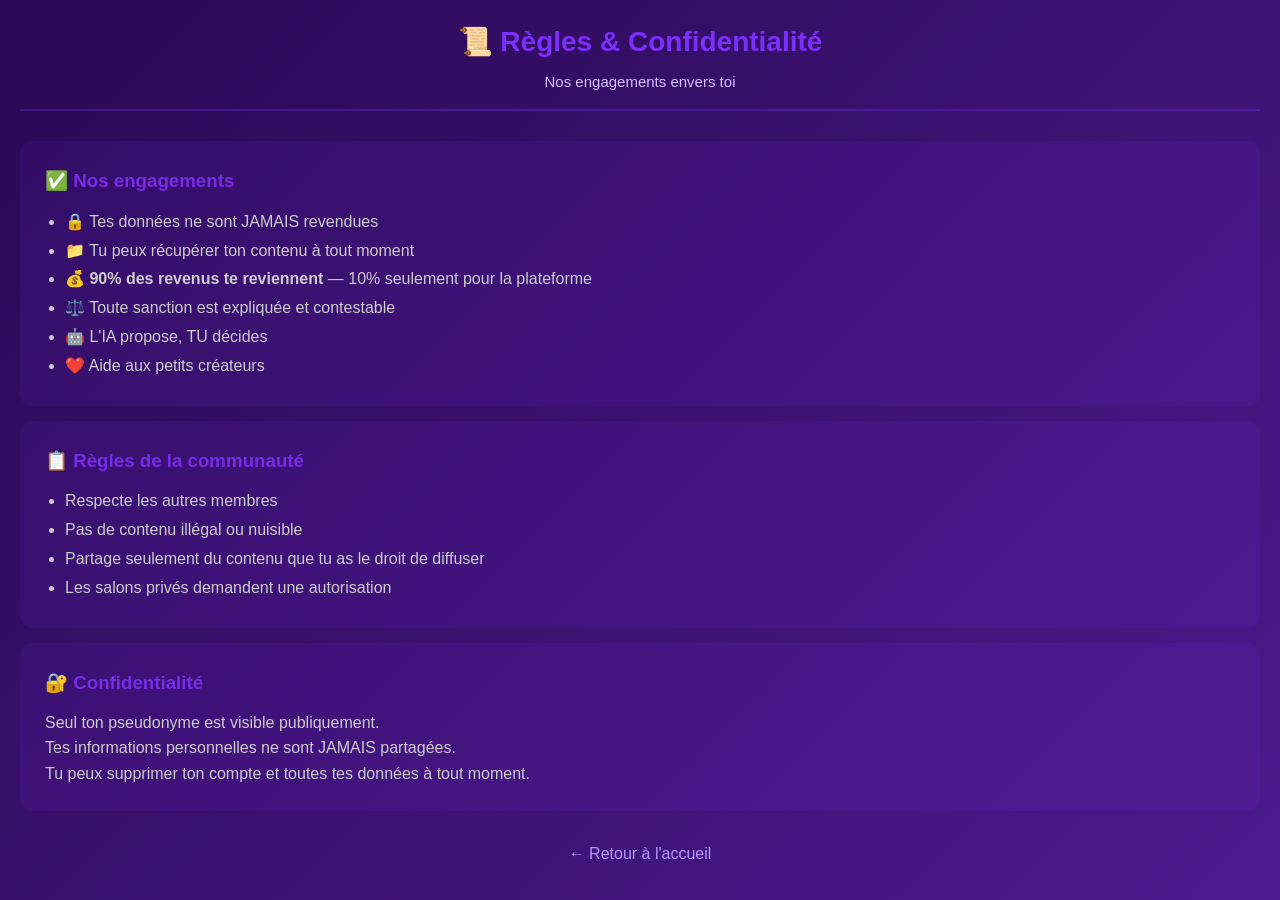
<file: regles.html>
<!DOCTYPE html>
<html>
<head>
    <meta charset="UTF-8">
    <title>StreamUnity - Règles & Confidentialité</title>
    <link rel="stylesheet" href="style.css">
    <style>
        .carte {background:rgba(119,44,232,0.1); padding:25px; border-radius:12px; margin:15px 0;}
        .carte h3 {color:#772ce8; margin-bottom:12px;}
    </style>
</head>
<body>
    <div class="entete">
        <h1>📜 Règles & Confidentialité</h1>
        <p>Nos engagements envers toi</p>
    </div>

    <div class="carte">
        <h3>✅ Nos engagements</h3>
        <ul style="margin-left:20px; color:#ccc; line-height:1.8;">
            <li>🔒 Tes données ne sont JAMAIS revendues</li>
            <li>📁 Tu peux récupérer ton contenu à tout moment</li>
            <li>💰 <strong>90% des revenus te reviennent</strong> — 10% seulement pour la plateforme</li>
            <li>⚖️ Toute sanction est expliquée et contestable</li>
            <li>🤖 L'IA propose, TU décides</li>
            <li>❤️ Aide aux petits créateurs</li>
        </ul>
    </div>

    <div class="carte">
        <h3>📋 Règles de la communauté</h3>
        <ul style="margin-left:20px; color:#ccc; line-height:1.8;">
            <li>Respecte les autres membres</li>
            <li>Pas de contenu illégal ou nuisible</li>
            <li>Partage seulement du contenu que tu as le droit de diffuser</li>
            <li>Les salons privés demandent une autorisation</li>
        </ul>
    </div>

    <div class="carte">
        <h3>🔐 Confidentialité</h3>
        <p style="color:#ccc;">
            Seul ton pseudonyme est visible publiquement.<br>
            Tes informations personnelles ne sont JAMAIS partagées.<br>
            Tu peux supprimer ton compte et toutes tes données à tout moment.
        </p>
    </div>

    <p style="text-align:center; margin-top:30px;">
        <a href="accueil.html">← Retour à l'accueil</a>
    </p>
</body>
</html>
</file>
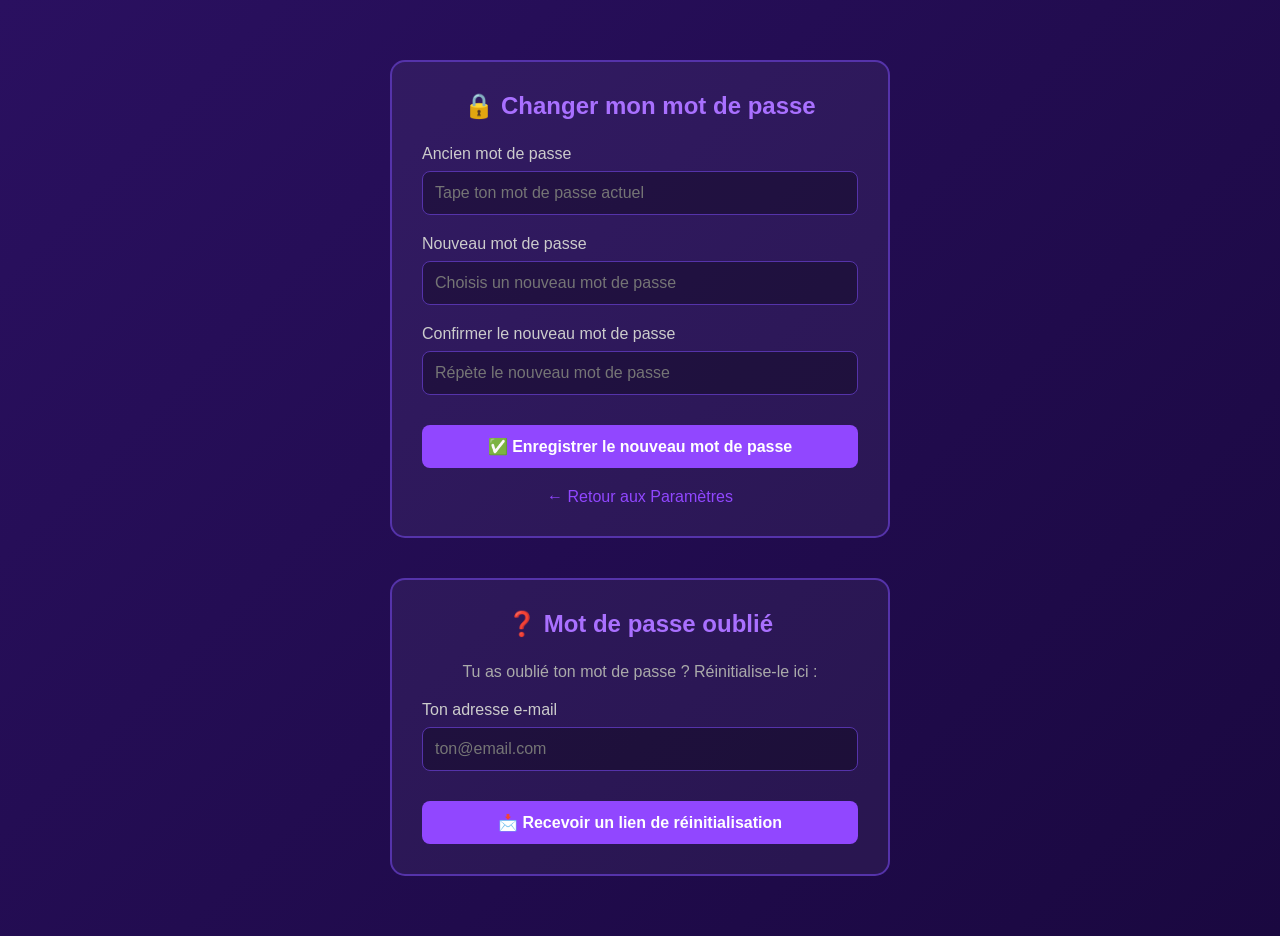
<file: securite.html>
<!DOCTYPE html>
<html lang="fr">
<head>
    <meta charset="UTF-8">
    <meta name="viewport" content="width=device-width, initial-scale=1.0">
    <title>Sécurité — StreamUnity</title>
    <style>
        * {margin: 0; padding: 0; box-sizing: border-box; font-family: sans-serif;}
        body {background: linear-gradient(135deg, #2a1060, #1a0840); color: white; min-height: 100vh; padding: 20px;}
        .conteneur {max-width: 500px; margin: 40px auto; background: rgba(255,255,255,0.05); padding: 30px; border-radius: 15px; border: 2px solid #5533aa;}
        h2 {text-align: center; margin-bottom: 25px; color: #a970ff;}
        .groupe {margin-bottom: 20px;}
        label {display: block; margin-bottom: 8px; color: #ccc;}
        input {width: 100%; padding: 12px; border-radius: 8px; border: 1px solid #5533aa; background: rgba(0,0,0,0.3); color: white; font-size: 16px;}
        button {width: 100%; padding: 12px; background: #9147ff; color: white; border: none; border-radius: 8px; font-size: 16px; font-weight: bold; cursor: pointer; transition: all 0.2s; margin-top: 10px;}
        button:hover {background: #a970ff; transform: translateY(-2px);}
        .retour {display: block; text-align: center; color: #9147ff; margin-top: 20px; text-decoration: none;}
        .message {margin-top: 15px; padding: 10px; border-radius: 8px; text-align: center; display: none;}
        .succes {background: rgba(0,200,100,0.2); color: #00ff88; display: block !important;}
        .erreur {background: rgba(255,50,50,0.2); color: #ff6666; display: block !important;}
    </style>
</head>
<body>

<div class="conteneur">
    <h2>🔒 Changer mon mot de passe</h2>

    <div class="groupe">
        <label>Ancien mot de passe</label>
        <input type="password" id="ancienMdp" placeholder="Tape ton mot de passe actuel">
    </div>

    <div class="groupe">
        <label>Nouveau mot de passe</label>
        <input type="password" id="nouveauMdp1" placeholder="Choisis un nouveau mot de passe">
    </div>

    <div class="groupe">
        <label>Confirmer le nouveau mot de passe</label>
        <input type="password" id="nouveauMdp2" placeholder="Répète le nouveau mot de passe">
    </div>

    <button onclick="changerMotDePasse()">✅ Enregistrer le nouveau mot de passe</button>

    <div id="message" class="message"></div>

    <a href="parametres.html" class="retour">← Retour aux Paramètres</a>
</div>

<div class="conteneur" style="margin-top: 30px;">
    <h2>❓ Mot de passe oublié</h2>
    <p style="color:#aaa; text-align:center; margin-bottom:20px;">Tu as oublié ton mot de passe ? Réinitialise-le ici :</p>

    <div class="groupe">
        <label>Ton adresse e-mail</label>
        <input type="email" id="emailRecup" placeholder="ton@email.com">
    </div>

    <button onclick="reinitialiserMotDePasse()">📩 Recevoir un lien de réinitialisation</button>

    <div id="messageOubli" class="message"></div>
</div>

<script>
// === MOT DE PASSE PAR DÉFAUT ===
// Au premier accès, on crée un mot de passe par défaut s'il n'y en a pas
if (!localStorage.getItem('mdpUtilisateur')) {
    localStorage.setItem('mdpUtilisateur', 'StreamUnity2026');
    localStorage.setItem('emailUtilisateur', 'mon@email.com');
}

// === CHANGER LE MOT DE PASSE ===
function changerMotDePasse() {
    const ancien = document.getElementById('ancienMdp').value;
    const nouveau1 = document.getElementById('nouveauMdp1').value;
    const nouveau2 = document.getElementById('nouveauMdp2').value;
    const message = document.getElementById('message');
    const mdpActuel = localStorage.getItem('mdpUtilisateur');

    if (ancien !== mdpActuel) {
        message.className = 'message erreur';
        message.textContent = "❌ L'ancien mot de passe est incorrect !";
        return;
    }

    if (nouveau1.length < 6) {
        message.className = 'message erreur';
        message.textContent = "❌ Le nouveau mot de passe doit faire au moins 6 caractères !";
        return;
    }

    if (nouveau1 !== nouveau2) {
        message.className = 'message erreur';
        message.textContent = "❌ Les deux nouveaux mots de passe ne correspondent pas !";
        return;
    }

    // ✅ TOUT EST BON → ON ENREGISTRE
    localStorage.setItem('mdpUtilisateur', nouveau1);
    message.className = 'message succes';
    message.textContent = "✅ Mot de passe changé avec succès !";

    // Efface les champs
    document.getElementById('ancienMdp').value = '';
    document.getElementById('nouveauMdp1').value = '';
    document.getElementById('nouveauMdp2').value = '';
}

// === MOT DE PASSE OUBLIÉ ===
function reinitialiserMotDePasse() {
    const email = document.getElementById('emailRecup').value;
    const message = document.getElementById('messageOubli');
    const emailEnregistre = localStorage.getItem('emailUtilisateur');

    if (!email) {
        message.className = 'message erreur';
        message.textContent = "❌ Saisis ton adresse e-mail !";
        return;
    }

    if (email !== emailEnregistre) {
        message.className = 'message erreur';
        message.textContent = "⚠️ Si cette adresse est la bonne, tu recevras un lien... (démonstration : l'e-mail est dans tes paramètres)";
        return;
    }

    // ✅ SIMULATION : Réinitialisation
    message.className = 'message succes';
    message.innerHTML = "✅ <strong>Mode démonstration :</strong> Ton nouveau mot de passe a été réinitialisé à : <code style='background:#000; padding:4px 8px; border-radius:4px;'>StreamUnity2026</code><br>Note-le bien !";
    localStorage.setItem('mdpUtilisateur', 'StreamUnity2026');
}
</script>

</body>
</html>
</file>
<file: style.css>
* {
    margin: 0;
    padding: 0;
    box-sizing: border-box;
    font-family: 'Segoe UI', Roboto, sans-serif;
}

body {
    background: linear-gradient(135deg, #2a0854, #4b1b8c);
    color: white;
    min-height: 100vh;
    padding: 20px;
    line-height: 1.6;
}

.entete {
    text-align: center;
    margin-bottom: 30px;
    padding-bottom: 15px;
    border-bottom: 2px solid rgba(123, 47, 253, 0.3);
}

.entete h1 {
    color: #7b2ffd;
    font-size: 28px;
    margin-bottom: 5px;
}

.entete p {
    color: #d4bfff;
    font-size: 15px;
}

.bouton {
    background: linear-gradient(90deg, #7b2ffd, #9b2ffd);
    color: white;
    border: none;
    padding: 10px 18px;
    border-radius: 8px;
    font-size: 14px;
    font-weight: 600;
    cursor: pointer;
    transition: all 0.2s;
}

.bouton:hover {
    transform: translateY(-2px);
    box-shadow: 0 4px 15px rgba(123, 47, 253, 0.4);
}

.bouton-vert {
    background: linear-gradient(90deg, #28a745, #34ce57);
}

input, select {
    width: 100%;
    padding: 10px 12px;
    margin: 6px 0 14px 0;
    border: 2px solid rgba(123, 47, 253, 0.3);
    border-radius: 8px;
    background: rgba(0, 0, 0, 0.2);
    color: white;
    font-size: 14px;
    outline: none;
}

input:focus, select:focus {
    border-color: #7b2ffd;
}

label {
    color: #d4bfff;
    font-size: 14px;
    font-weight: 500;
}

a {
    color: #b794ff;
    text-decoration: none;
    transition: color 0.2s;
}

a:hover {
    color: #7b2ffd;
    text-decoration: underline;
}
</file>
